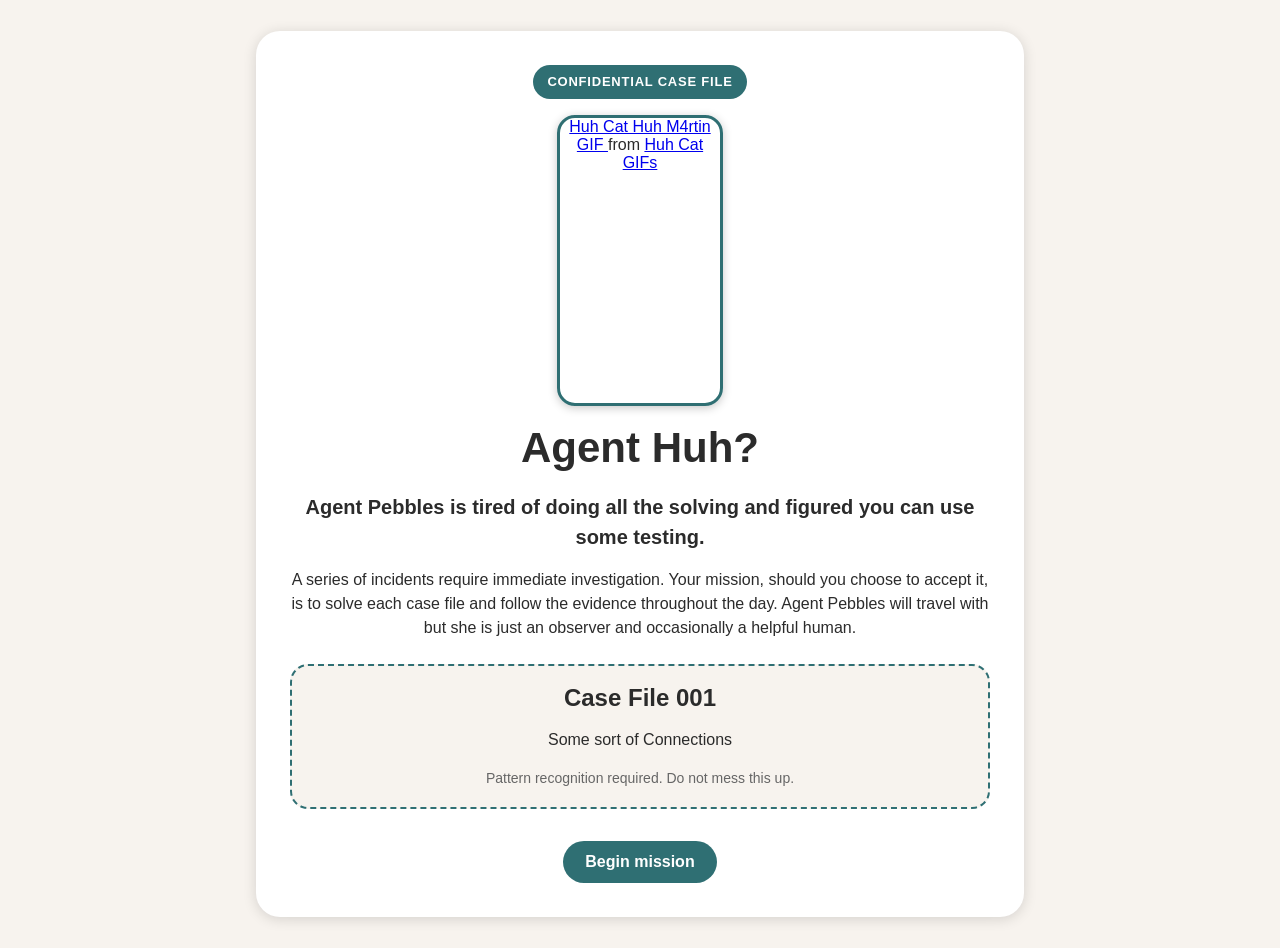
<file: index.html>
<!DOCTYPE html>
<html lang="en">
<head>
  <meta charset="UTF-8" />
  <meta name="viewport" content="width=device-width, initial-scale=1.0" />

  <title>Agent Huh? Birthday Mission</title>
  <link rel="stylesheet" href="style.css" />
</head>

<body>
  <main class="home">
    <p class="classified">Confidential Case File</p>

    <div class="huh-gif-wrap">
      <div
        class="tenor-gif-embed"
        data-postid="27377993"
        data-share-method="host"
        data-aspect-ratio="0.5625"
        data-width="100%">
        <a href="https://tenor.com/view/huh-cat-huh-m4rtin-huh-huh-meme-what-cat-gif-27377993">
          Huh Cat Huh M4rtin GIF
        </a>
        from
        <a href="https://tenor.com/search/huh+cat-gifs">Huh Cat GIFs</a>
      </div>
    </div>
    
    <script type="text/javascript" async src="https://tenor.com/embed.js"></script>
    <h1>Agent Huh?</h1>

    <p class="briefing">
      Agent Pebbles is tired of doing all the solving and figured you can use some testing.
    </p>

    <p>
      A series of incidents require immediate investigation.
      Your mission, should you choose to accept it, is to solve each case file
      and follow the evidence throughout the day. Agent Pebbles will travel with
      but she is just an observer and occasionally a helpful human. 
    </p>

    <div class="case-card">
      <h2>Case File 001</h2>
      <p>Some sort of Connections</p>
      <p class="case-note">
        Pattern recognition required. Do not mess this up.
      </p>
    </div>

    <a class="start-button" href="connections/">
      Begin mission
    </a>
  </main>
</body>
</html>
</file>
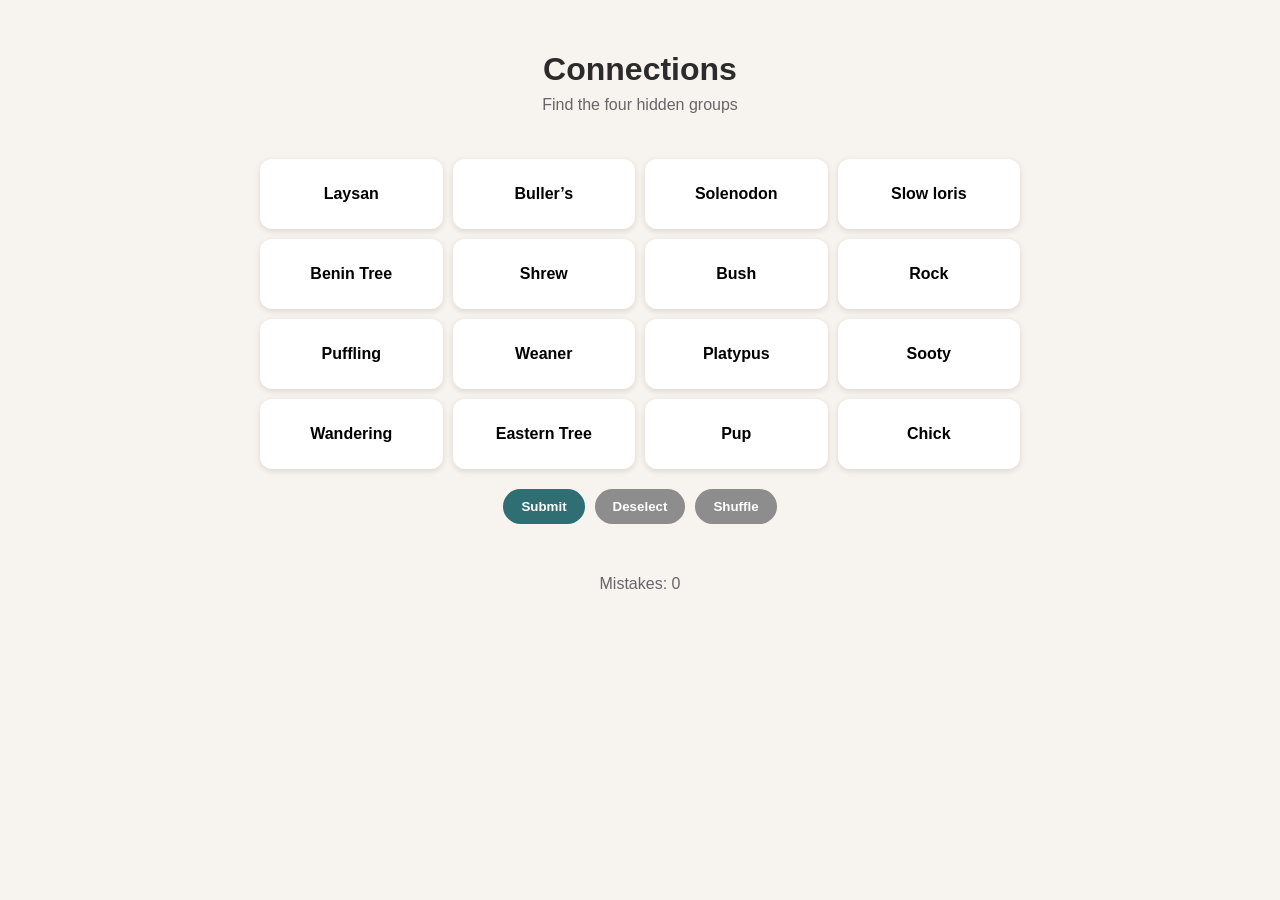
<file: connections/index.html>
<!DOCTYPE html>
<html lang="en">
<head>
  <meta charset="UTF-8" />
  <meta name="viewport" content="width=device-width, initial-scale=1.0" />

  <title>Connections</title>
  <link rel="stylesheet" href="style.css" />
</head>

<body>
  <main class="game">
    <h1>Connections</h1>
    <p class="subtitle">Find the four hidden groups</p>

    <div id="solved-area" class="solved-area"></div>

    <div id="grid" class="grid"></div>

    <div id="controls" class="controls">
      <button id="submit-button">Submit</button>
      <button id="deselect-button" class="secondary">Deselect</button>
      <button id="shuffle-button" class="secondary">Shuffle</button>
    </div>

    <div id="message" class="message"></div>
    <div id="mistakes" class="mistakes">Mistakes: 0</div>

    <section id="final-message" class="final-message">
      <p class="classified">Case File 001 Complete</p>

      <h2>Well done, Agent Huh?</h2>

      <p>You have successfully solved the animal intelligence test.</p>

      <p>
        Agent Pebbles will admit, grudgingly, that you may be useful after all.
      </p>

      <p class="clue">
        Your next assignment is eating related.
      </p>

      <p class="kudos-clue">
        Your clue is as follows: 
        <strong>“I’m not a prize, but I’m given when you’ve earned one. I’m not applause, but I mean much the same. Find me, and you’ll find your first stop.”</strong>
      </p>

      <p class="small-note">
        Further instructions will be issued after you have accomplished your task.
      </p>

      <button id="mission-complete-button" class="mission-button">
        Mission complete
      </button>

      <div id="code-entry-area" class="code-entry-area">
        <p class="warning-text">
          Enter clearance code to access Case File 002:
        </p>

        <input
          id="clearance-code-input"
          class="clearance-code-input"
          type="text"
          placeholder="Enter code"
          autocomplete="off"
        />

        <button id="submit-code-button" class="code-button">
          Unlock next mission
        </button>

        <p id="code-message" class="small-note"></p>
      </div>

      <a id="next-mission-link" class="next-game-button" href="../places/">
        Proceed to Case File 002
      </a>
    </section>
  </main>

  <script src="script.js?v=10"></script>
</body>
</html>
</file>
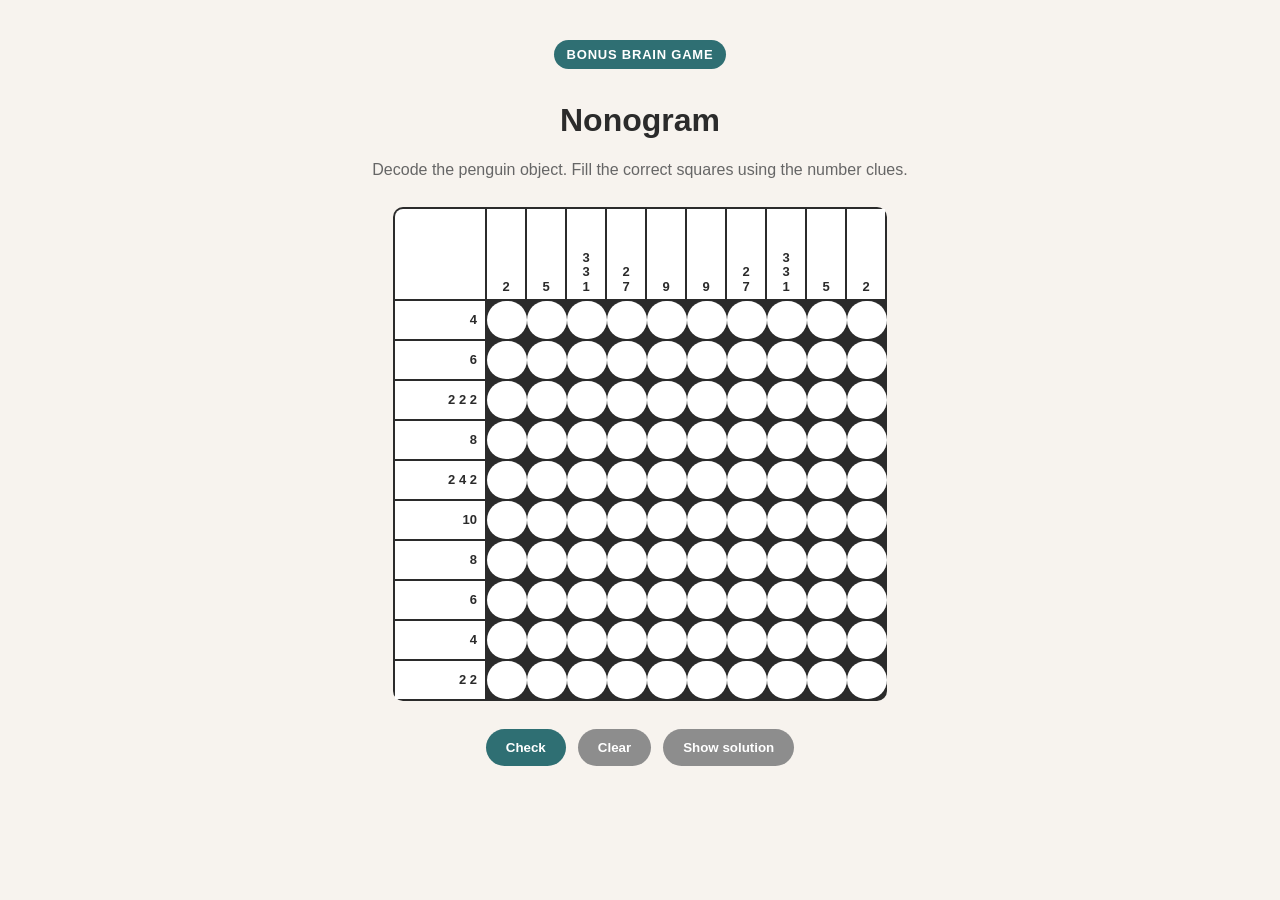
<file: nonogram/index.html>
<!DOCTYPE html>
<html lang="en">
<head>
  <meta charset="UTF-8" />
  <meta name="viewport" content="width=device-width, initial-scale=1.0" />

  <title>Nonogram</title>
  <link rel="stylesheet" href="nonogram.css" />
</head>

<body>
  <main class="game">
    <p class="classified">Bonus Brain Game</p>

    <h1>Nonogram</h1>
    <p class="subtitle">
      Decode the penguin object. Fill the correct squares using the number clues.
    </p>

    <section id="nonogram" class="nonogram"></section>

    <div class="controls">
      <button id="check-button">Check</button>
      <button id="clear-button" class="secondary">Clear</button>
      <button id="solution-button" class="secondary">Show solution</button>
    </div>

    <p id="message" class="message"></p>

    <section id="final-message" class="final-message">
      <h2>Penguin found!</h2>
      <p>Agent Huh? has successfully identified the tiny suspect.</p>
    </section>
  </main>

  <script src="nonogram.js"></script>
</body>
</html>
</file>
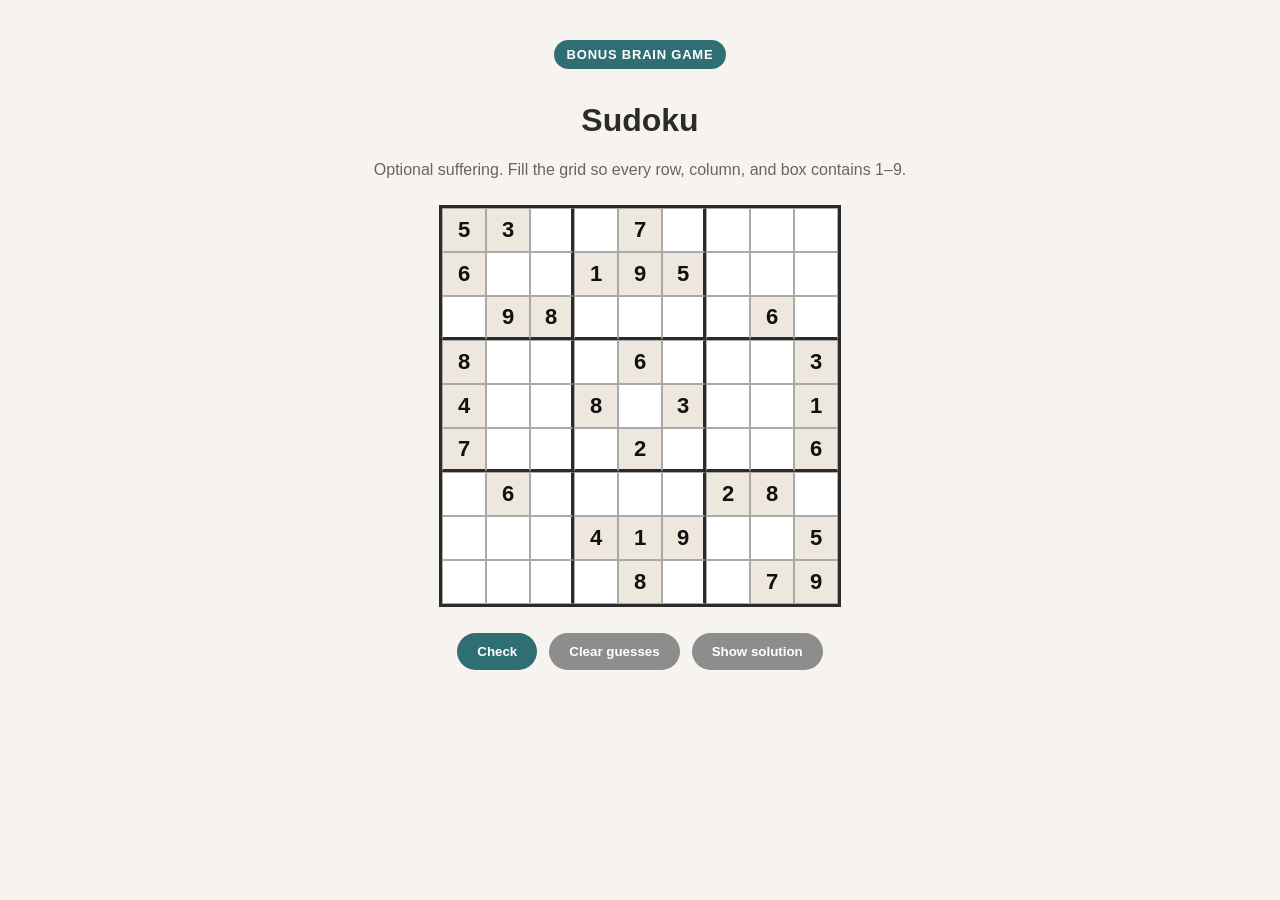
<file: sudoku/index.html>
<!DOCTYPE html>
<html lang="en">
<head>
  <meta charset="UTF-8" />
  <meta name="viewport" content="width=device-width, initial-scale=1.0" />

  <title>Bonus Sudoku</title>
  <link rel="stylesheet" href="sudoku.css" />
</head>

<body>
  <main class="game">
    <p class="classified">Bonus Brain Game</p>

    <h1>Sudoku</h1>
    <p class="subtitle">
      Optional suffering. Fill the grid so every row, column, and box contains 1–9.
    </p>

    <section id="sudoku-board" class="sudoku-board"></section>

    <div class="controls">
      <button id="check-button">Check</button>
      <button id="clear-button" class="secondary">Clear guesses</button>
      <button id="solution-button" class="secondary">Show solution</button>
    </div>

    <p id="message" class="message"></p>

    <section id="final-message" class="final-message">
      <h2>Sudoku complete!</h2>
      <p>Agent Huh? remains dangerously competent.</p>
      <a class="next-game-button" href="../nonogram/">
        Next bonus game
      </a>
    </section>
  </main>

  <script src="sudoku.js"></script>
</body>
</html>
</file>
<file: style.css>
body {
  margin: 0;
  font-family: Arial, sans-serif;
  background: #f7f3ee;
  color: #2b2b2b;
  display: flex;
  justify-content: center;
  align-items: center;
  min-height: 100vh;
  padding: 24px;
}

.home {
  max-width: 700px;
  text-align: center;
  background: white;
  border-radius: 24px;
  padding: 34px;
  box-shadow: 0 2px 14px rgba(0, 0, 0, 0.14);
}

.classified {
  display: inline-block;
  margin: 0 0 16px;
  padding: 7px 14px;
  border-radius: 999px;
  background: #2f6f73;
  color: white;
  font-size: 13px;
  font-weight: bold;
  letter-spacing: 0.06em;
  text-transform: uppercase;
}

.huh-gif-wrap {
  width: 160px;
  height: 285px;
  max-width: 70%;
  margin: 0 auto 18px;
  overflow: hidden;
  border-radius: 18px;
  border: 3px solid #2f6f73;
  box-shadow: 0 2px 10px rgba(0, 0, 0, 0.22);
}

.huh-gif-wrap .tenor-gif-embed {
  width: 100% !important;
  height: 100% !important;
}
h1 {
  margin: 8px 0 10px;
  font-size: 42px;
}

.briefing {
  font-size: 20px;
  font-weight: bold;
  margin-bottom: 12px;
}

p {
  line-height: 1.5;
}

.case-card {
  margin: 24px auto 10px;
  padding: 18px;
  border-radius: 18px;
  background: #f7f3ee;
  border: 2px dashed #2f6f73;
}

.case-card h2 {
  margin: 0 0 6px;
}

.case-note {
  color: #666;
  font-size: 14px;
  margin-bottom: 0;
}

.start-button {
  display: inline-block;
  margin-top: 22px;
  padding: 12px 22px;
  border-radius: 999px;
  background: #2f6f73;
  color: white;
  text-decoration: none;
  font-weight: bold;
}

.start-button:hover {
  background: #24575a;
}
</file>
<file: connections/style.css>
body {
  margin: 0;
  font-family: Arial, sans-serif;
  background: #f7f3ee;
  color: #2b2b2b;
  display: flex;
  justify-content: center;
  padding: 30px 15px;
}

.game {
  max-width: 760px;
  width: 100%;
  text-align: center;
}

h1 {
  margin-bottom: 8px;
}

.subtitle {
  margin-top: 0;
  color: #666;
}

.solved-area {
  display: grid;
  gap: 10px;
  margin: 25px 0 15px;
}

.solved-group {
  border-radius: 14px;
  padding: 16px;
  font-weight: bold;
}

.solved-group span {
  display: block;
  font-weight: normal;
  margin-top: 6px;
}

.grid {
  display: grid;
  grid-template-columns: repeat(4, 1fr);
  gap: 10px;
  margin: 20px 0;
}

.tile {
  border: none;
  border-radius: 12px;
  min-height: 70px;
  padding: 10px;
  background: #ffffff;
  box-shadow: 0 2px 6px rgba(0,0,0,0.12);
  font-size: 16px;
  font-weight: bold;
  cursor: pointer;
}

.tile.selected {
  background: #2f6f73;
  color: white;
}

.controls {
  display: flex;
  justify-content: center;
  gap: 10px;
  flex-wrap: wrap;
  margin-bottom: 15px;
}

.controls button {
  border: none;
  border-radius: 999px;
  padding: 10px 18px;
  background: #2f6f73;
  color: white;
  font-weight: bold;
  cursor: pointer;
}

.controls button.secondary {
  background: #8d8d8d;
}

.message {
  min-height: 26px;
  font-weight: bold;
  margin: 10px 0;
}

.mistakes {
  color: #666;
}

.final-message {
  display: none;
  margin-top: 25px;
  padding: 26px;
  border-radius: 18px;
  background: white;
  box-shadow: 0 2px 8px rgba(0,0,0,0.12);
}

.classified {
  display: inline-block;
  margin: 0 0 12px;
  padding: 7px 13px;
  border-radius: 999px;
  background: #2f6f73;
  color: white;
  font-size: 13px;
  font-weight: bold;
  letter-spacing: 0.06em;
  text-transform: uppercase;
}

.clue {
  margin-top: 18px;
  font-size: 18px;
  font-weight: bold;
}

.kudos-clue {
  font-size: 20px;
}

.kudos-clue strong {
  display: inline-block;
  margin-left: 5px;
  padding: 4px 10px;
  border-radius: 8px;
  background: #f6d365;
}

.small-note {
  color: #666;
  font-size: 14px;
}

.mission-button {
  display: inline-block;
  border: none;
  border-radius: 999px;
  padding: 12px 20px;
  background: #b85c38;
  color: white;
  font-weight: bold;
  cursor: pointer;
  margin-top: 16px;
}

.mission-button:hover {
  background: #98472a;
}

.code-entry-area {
  display: none;
  margin-top: 18px;
}

.warning-text {
  margin-top: 18px;
  font-weight: bold;
}

.clearance-code-input {
  display: block;
  width: 220px;
  max-width: 80%;
  margin: 10px auto 8px;
  padding: 11px 14px;
  border: 2px solid #2f6f73;
  border-radius: 10px;
  text-align: center;
  font-size: 18px;
  font-weight: bold;
  letter-spacing: 0.06em;
  text-transform: uppercase;
}

.code-button,
.next-game-button {
  display: inline-block;
  border: none;
  border-radius: 999px;
  padding: 12px 20px;
  background: #2f6f73;
  color: white;
  font-weight: bold;
  cursor: pointer;
  text-decoration: none;
  margin-top: 12px;
}

.code-button:hover,
.next-game-button:hover {
  background: #24575a;
}

.next-game-button {
  display: none;
}

@media (max-width: 600px) {
  .grid {
    grid-template-columns: repeat(2, 1fr);
  }

  .tile {
    min-height: 64px;
  }
}
</file>
<file: nonogram/nonogram.css>
body {
  margin: 0;
  font-family: Arial, sans-serif;
  background: #f7f3ee;
  color: #2b2b2b;
  display: flex;
  justify-content: center;
  padding: 40px 14px;
}

.game {
  max-width: 760px;
  width: 100%;
  text-align: center;
}

.classified {
  display: inline-block;
  margin: 0 0 12px;
  padding: 7px 13px;
  border-radius: 999px;
  background: #2f6f73;
  color: white;
  font-size: 13px;
  font-weight: bold;
  letter-spacing: 0.06em;
  text-transform: uppercase;
}

.subtitle {
  color: #666;
}

.nonogram {
  display: grid;
  grid-template-columns: 90px repeat(10, 38px);
  grid-template-rows: 90px repeat(10, 38px);
  gap: 2px;
  width: fit-content;
  margin: 28px auto;
  background: #2b2b2b;
  padding: 2px;
  border-radius: 10px;
}

.corner,
.top-clue,
.side-clue,
.cell {
  background: white;
  box-sizing: border-box;
}

.corner {
  border-radius: 8px 0 0 0;
}

.top-clue {
  display: flex;
  align-items: end;
  justify-content: center;
  padding: 5px 2px;
  font-size: 13px;
  font-weight: bold;
  line-height: 1.1;
  white-space: pre-line;
}

.side-clue {
  display: flex;
  align-items: center;
  justify-content: end;
  padding: 2px 8px;
  font-size: 13px;
  font-weight: bold;
}

.cell {
  width: 38px;
  height: 38px;
  border: none;
  cursor: pointer;
  font-size: 20px;
  font-weight: bold;
}

.cell.filled {
  background: #2f6f73;
}

.cell.marked {
  background: white;
  color: #b85c38;
}

.cell.marked::after {
  content: "×";
}

.cell.correct {
  outline: 3px solid #7bbf6a;
  outline-offset: -3px;
}

.cell.incorrect {
  outline: 3px solid #d45c5c;
  outline-offset: -3px;
}

.controls {
  margin-top: 22px;
  display: flex;
  justify-content: center;
  gap: 12px;
  flex-wrap: wrap;
}

button {
  border: none;
  border-radius: 999px;
  padding: 11px 20px;
  background: #2f6f73;
  color: white;
  font-weight: bold;
  cursor: pointer;
}

button:hover {
  background: #24575a;
}

button.secondary {
  background: #8d8d8d;
}

button.secondary:hover {
  background: #707070;
}

.message {
  min-height: 28px;
  font-weight: bold;
  margin-top: 16px;
}

.final-message {
  display: none;
  margin-top: 24px;
  padding: 22px;
  border-radius: 18px;
  background: white;
  box-shadow: 0 2px 8px rgba(0,0,0,0.12);
}

@media (max-width: 560px) {
  .nonogram {
    grid-template-columns: 72px repeat(10, 29px);
    grid-template-rows: 72px repeat(10, 29px);
  }

  .cell {
    width: 29px;
    height: 29px;
  }

  .top-clue,
  .side-clue {
    font-size: 11px;
  }
}
</file>
<file: sudoku/sudoku.css>
body {
  margin: 0;
  font-family: Arial, sans-serif;
  background: #f7f3ee;
  color: #2b2b2b;
  display: flex;
  justify-content: center;
  padding: 40px 14px;
}

.game {
  max-width: 720px;
  width: 100%;
  text-align: center;
}

.classified {
  display: inline-block;
  margin: 0 0 12px;
  padding: 7px 13px;
  border-radius: 999px;
  background: #2f6f73;
  color: white;
  font-size: 13px;
  font-weight: bold;
  letter-spacing: 0.06em;
  text-transform: uppercase;
}

.subtitle {
  color: #666;
}

.sudoku-board {
  display: grid;
  grid-template-columns: repeat(9, 44px);
  grid-template-rows: repeat(9, 44px);
  gap: 0;
  width: fit-content;
  margin: 26px auto;
  border: 3px solid #2b2b2b;
  background: #2b2b2b;
}

.cell {
  width: 44px;
  height: 44px;
  box-sizing: border-box;
  border: 1px solid #aaa;
  background: white;
}

.cell input {
  width: 100%;
  height: 100%;
  border: none;
  text-align: center;
  font-size: 22px;
  font-weight: bold;
  background: transparent;
  box-sizing: border-box;
}

.cell input:focus {
  outline: 2px solid #2f6f73;
  z-index: 2;
  position: relative;
}

.cell.given {
  background: #eee7dd;
}

.cell.given input {
  color: #111;
}

.cell.incorrect {
  background: #ffd6d6;
}

.cell.correct {
  background: #d5f0d0;
}

.cell:nth-child(3n) {
  border-right: 3px solid #2b2b2b;
}

.cell:nth-child(9n) {
  border-right: 1px solid #aaa;
}

.cell:nth-child(n+19):nth-child(-n+27),
.cell:nth-child(n+46):nth-child(-n+54) {
  border-bottom: 3px solid #2b2b2b;
}

.controls {
  margin-top: 22px;
  display: flex;
  justify-content: center;
  gap: 12px;
  flex-wrap: wrap;
}

button {
  border: none;
  border-radius: 999px;
  padding: 11px 20px;
  background: #2f6f73;
  color: white;
  font-weight: bold;
  cursor: pointer;
}

button:hover {
  background: #24575a;
}

button.secondary {
  background: #8d8d8d;
}

button.secondary:hover {
  background: #707070;
}

.message {
  min-height: 28px;
  font-weight: bold;
  margin-top: 16px;
}

.final-message {
  display: none;
  margin-top: 24px;
  padding: 22px;
  border-radius: 18px;
  background: white;
  box-shadow: 0 2px 8px rgba(0,0,0,0.12);
}

@media (max-width: 520px) {
  .sudoku-board {
    grid-template-columns: repeat(9, 34px);
    grid-template-rows: repeat(9, 34px);
  }

  .cell {
    width: 34px;
    height: 34px;
  }

  .cell input {
    font-size: 18px;
  }
}
.next-game-button {
  display: inline-block;
  margin-top: 18px;
  padding: 12px 20px;
  border-radius: 999px;
  background: #2f6f73;
  color: white;
  text-decoration: none;
  font-weight: bold;
}

.next-game-button:hover {
  background: #24575a;
}
</file>
